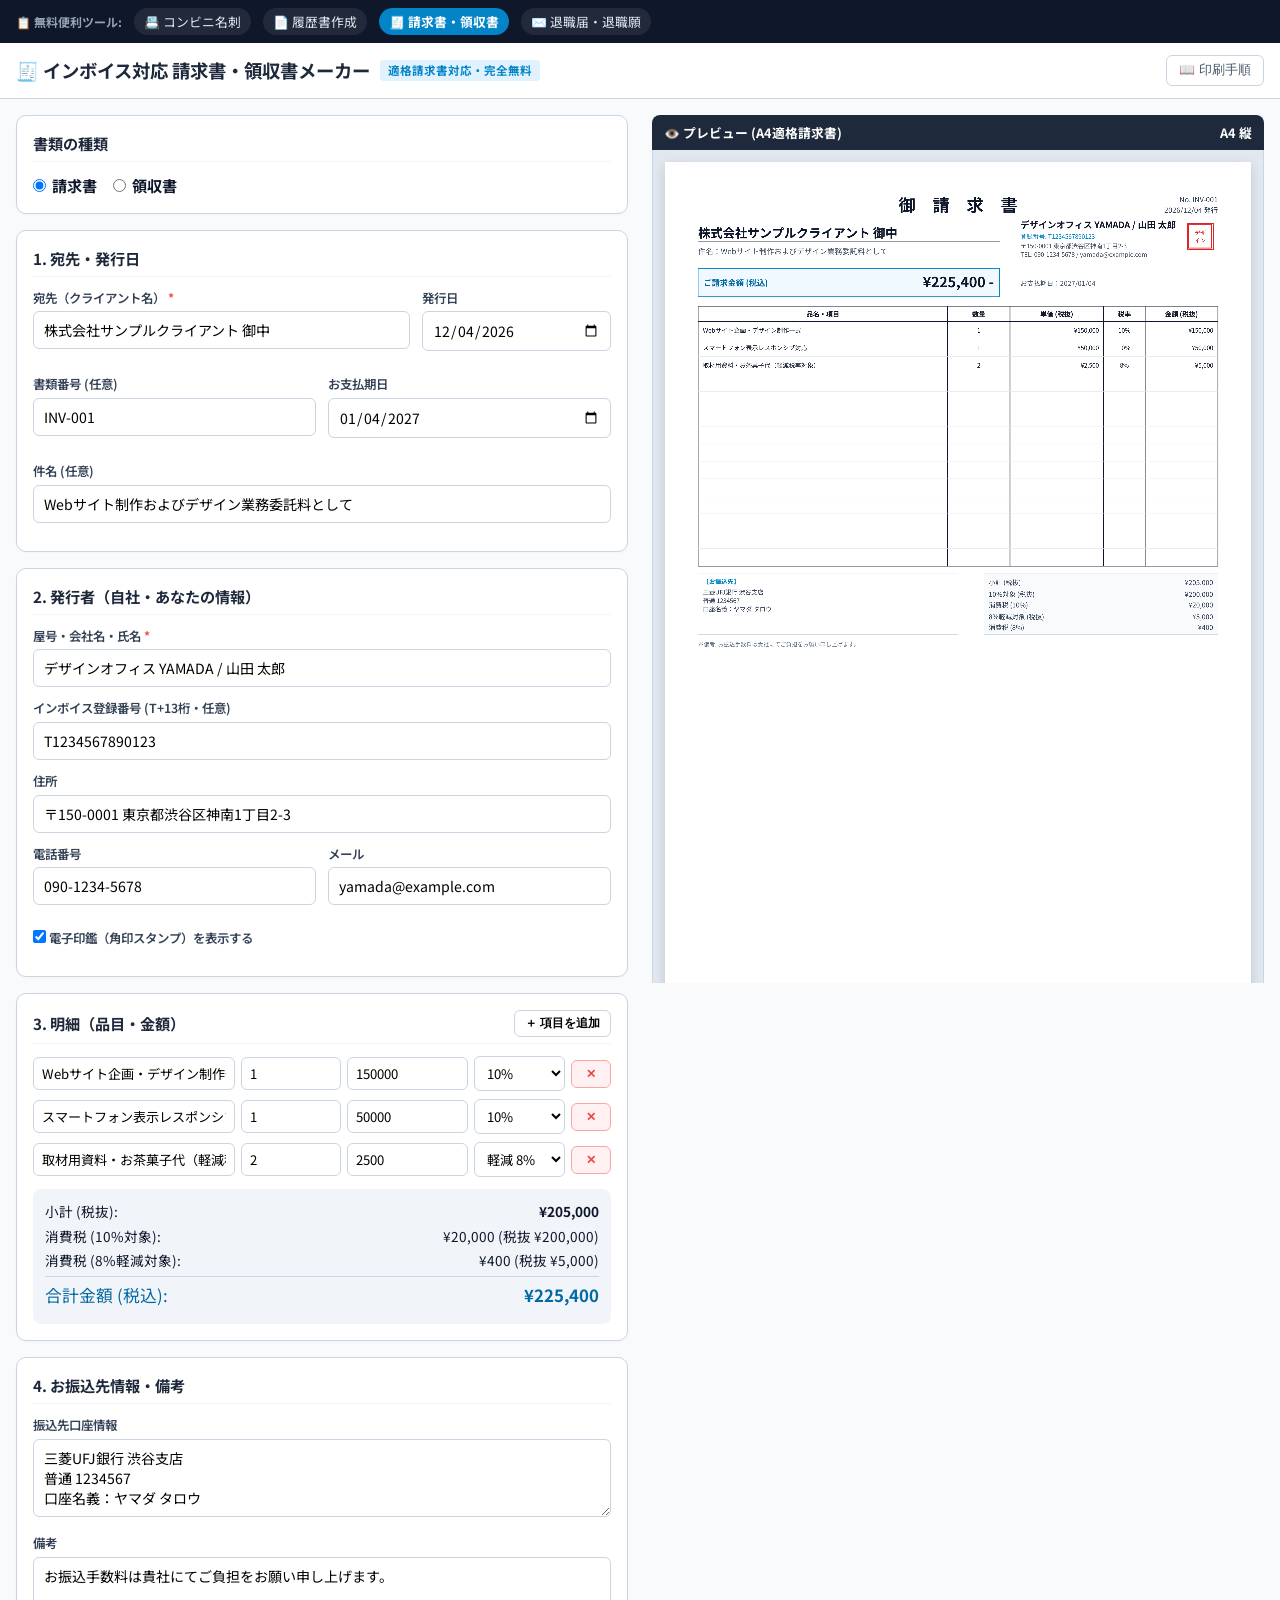
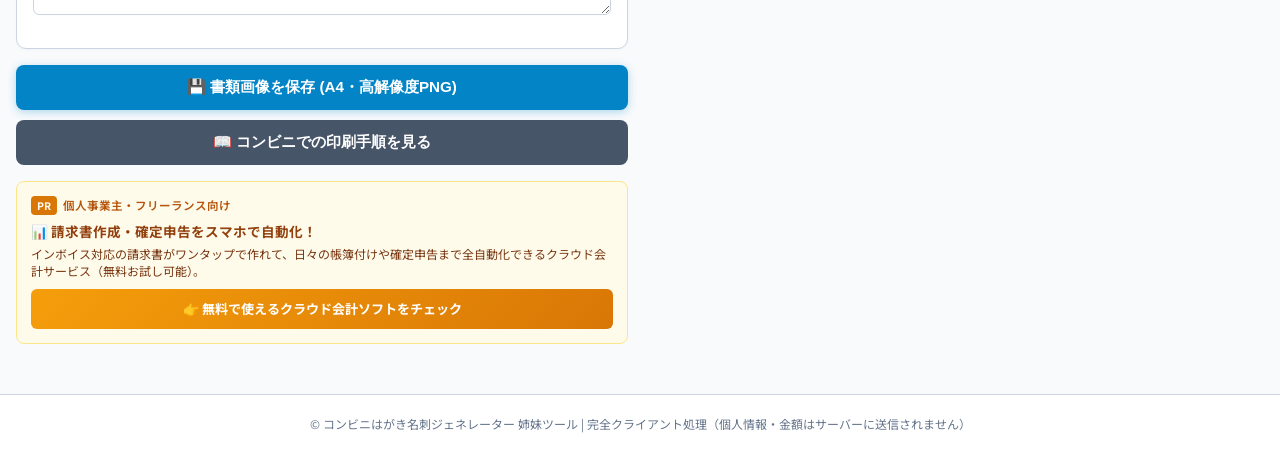
<file: web/invoice/index.html>
<!DOCTYPE html>
<html lang="ja">
<head>
  <!-- Google tag (gtag.js) - Google Analytics 4 -->
  <script async src="https://www.googletagmanager.com/gtag/js?id=G-R2P1RJMRG0"></script>
  <script>
    window.dataLayer = window.dataLayer || [];
    function gtag(){dataLayer.push(arguments);}
    gtag('js', new Date());
    gtag('config', 'G-R2P1RJMRG0');
  </script>

  <meta charset="UTF-8">
  <meta name="viewport" content="width=device-width, initial-scale=1.0, maximum-scale=1.0, user-scalable=no">
  <title>【完全無料】インボイス対応 請求書・領収書ジェネレーター | 登録不要・コンビニ印刷対応</title>
  <meta name="description" content="登録不要・完全無料で即発行！適格請求書（インボイス制度対応）の請求書・領収書がスマホやPCで簡単作成。消費税（10%/軽減8%）自動計算、社印スタンプ対応、コンビニ普通紙印刷（A4）に完全対応。">
  <meta name="keywords" content="請求書, 領収書, インボイス対応, 無料, スマホ, 作成, コンビニ印刷, 個人事業主, フリーランス, 適格請求書">

  <!-- OGP / SNS Card -->
  <meta property="og:title" content="【完全無料】インボイス対応 請求書・領収書ジェネレーター | 登録不要・即日印刷">
  <meta property="og:description" content="インボイス制度対応の請求書・領収書がスマホで今すぐ作れる！登録不要・完全無料。コンビニ印刷対応。">
  <meta property="og:type" content="website">
  <meta name="twitter:card" content="summary_large_image">

  <link rel="icon" type="image/png" sizes="32x32" href="../favicon-32x32.png">
  <link rel="icon" type="image/png" sizes="16x16" href="../favicon-16x16.png">
  <link rel="shortcut icon" href="../favicon.ico">

  <!-- Google Fonts -->
  <link rel="preconnect" href="https://fonts.googleapis.com">
  <link rel="preconnect" href="https://fonts.gstatic.com" crossorigin>
  <link href="https://fonts.googleapis.com/css2?family=Noto+Sans+JP:wght@400;500;700&family=Noto+Serif+JP:wght@500;700&display=swap" rel="stylesheet">

  <link rel="stylesheet" href="style.css">
</head>
<body>
  <!-- 姉妹ツールナビゲーションバー -->
  <nav class="sister-tools-nav">
    <div class="nav-inner">
      <span class="nav-label">📋 無料便利ツール:</span>
      <a href="../" class="tool-link">📇 コンビニ名刺</a>
      <a href="../resume/" class="tool-link">📄 履歴書作成</a>
      <a href="./" class="tool-link active">🧾 請求書・領収書</a>
      <a href="../taishoku/" class="tool-link">✉️ 退職届・退職願</a>
    </div>
  </nav>

  <header>
    <div class="header-inner">
      <div class="brand">
        <h1>🧾 インボイス対応 請求書・領収書メーカー</h1>
        <span class="badge">適格請求書対応・完全無料</span>
      </div>
      <div class="header-links">
        <button type="button" id="btn-guide-modal" class="header-link-btn">📖 印刷手順</button>
      </div>
    </div>
  </header>

  <main class="container">
    <!-- 左側: 入力フォーム -->
    <section class="panel-left">
      <!-- 書類種別 -->
      <div class="form-card">
        <h2>書類の種類</h2>
        <div class="type-selector">
          <label class="radio-label">
            <input type="radio" name="doc_type" value="invoice" checked>
            <strong>請求書</strong>
          </label>
          <label class="radio-label">
            <input type="radio" name="doc_type" value="receipt">
            <strong>領収書</strong>
          </label>
        </div>
      </div>

      <!-- 基本情報 -->
      <div class="form-card">
        <h2>1. 宛先・発行日</h2>
        <div class="form-row">
          <div class="form-group flex-2">
            <label for="input-client">宛先（クライアント名） <span class="req">*</span></label>
            <input type="text" id="input-client" placeholder="株式会社〇〇 御中" value="株式会社サンプルクライアント 御中">
          </div>
          <div class="form-group flex-1">
            <label for="input-date">発行日</label>
            <input type="date" id="input-date">
          </div>
        </div>

        <div class="form-row">
          <div class="form-group flex-1">
            <label for="input-doc-num">書類番号 (任意)</label>
            <input type="text" id="input-doc-num" placeholder="INV-2026-001" value="INV-001">
          </div>
          <div class="form-group flex-1" id="group-due-date">
            <label for="input-due-date">お支払期日</label>
            <input type="date" id="input-due-date">
          </div>
        </div>

        <div class="form-group">
          <label for="input-subject">件名 (任意)</label>
          <input type="text" id="input-subject" placeholder="〇〇業務委託料として" value="Webサイト制作およびデザイン業務委託料として">
        </div>
      </div>

      <!-- 発行者情報 -->
      <div class="form-card">
        <h2>2. 発行者（自社・あなたの情報）</h2>
        <div class="form-group">
          <label for="input-sender-name">屋号・会社名・氏名 <span class="req">*</span></label>
          <input type="text" id="input-sender-name" placeholder="山田 デザイン事務所 / 山田 太郎" value="デザインオフィス YAMADA / 山田 太郎">
        </div>
        <div class="form-group">
          <label for="input-sender-invoice-id">インボイス登録番号 (T+13桁・任意)</label>
          <input type="text" id="input-sender-invoice-id" placeholder="T1234567890123" value="T1234567890123">
        </div>
        <div class="form-group">
          <label for="input-sender-address">住所</label>
          <input type="text" id="input-sender-address" placeholder="〒150-0001 東京都渋谷区〇〇 1-2-3" value="〒150-0001 東京都渋谷区神南1丁目2-3">
        </div>
        <div class="form-row">
          <div class="form-group flex-1">
            <label for="input-sender-tel">電話番号</label>
            <input type="tel" id="input-sender-tel" placeholder="03-1234-5678" value="090-1234-5678">
          </div>
          <div class="form-group flex-1">
            <label for="input-sender-email">メール</label>
            <input type="email" id="input-sender-email" placeholder="info@example.com" value="yamada@example.com">
          </div>
        </div>
        <div class="form-group">
          <label><input type="checkbox" id="check-stamp" checked> 電子印鑑（角印スタンプ）を表示する</label>
        </div>
      </div>

      <!-- 明細項目 -->
      <div class="form-card">
        <div class="card-title-row">
          <h2>3. 明細（品目・金額）</h2>
          <button type="button" id="btn-add-item" class="btn-sm btn-outline">＋ 項目を追加</button>
        </div>
        <div id="items-list" class="dynamic-rows">
          <!-- JSで自動生成 -->
        </div>

        <div class="totals-summary-box">
          <div class="summary-line"><span>小計 (税抜):</span><strong id="label-subtotal">¥0</strong></div>
          <div class="summary-line"><span>消費税 (10%対象):</span><span id="label-tax10">¥0</span></div>
          <div class="summary-line"><span>消費税 (8%軽減対象):</span><span id="label-tax8">¥0</span></div>
          <div class="summary-line total-main"><span>合計金額 (税込):</span><strong id="label-total">¥0</strong></div>
        </div>
      </div>

      <!-- 振込先・備考 -->
      <div class="form-card" id="card-bank-info">
        <h2>4. お振込先情報・備考</h2>
        <div class="form-group">
          <label for="input-bank-info">振込先口座情報</label>
          <textarea id="input-bank-info" rows="3" placeholder="〇〇銀行 〇〇支店&#10;普通 1234567&#10;口座名義: ヤマダ タロウ">三菱UFJ銀行 渋谷支店
普通 1234567
口座名義：ヤマダ タロウ</textarea>
        </div>
        <div class="form-group">
          <label for="input-notes">備考</label>
          <textarea id="input-notes" rows="2" placeholder="お振込手数料は貴社にてご負担願います。">お振込手数料は貴社にてご負担をお願い申し上げます。</textarea>
        </div>
      </div>

      <!-- アクションボタン -->
      <div class="action-buttons">
        <button type="button" id="btn-download-invoice" class="btn btn-primary">
          💾 書類画像を保存 (A4・高解像度PNG)
        </button>
        <button type="button" id="btn-show-guide" class="btn btn-info">
          📖 コンビニでの印刷手順を見る
        </button>
      </div>

      <!-- PR: クラウド会計・確定申告アフィリエイト枠 -->
      <div class="affiliate-banner-box">
        <div class="affiliate-header">
          <span class="affiliate-badge">PR</span>
          <span class="affiliate-label">個人事業主・フリーランス向け</span>
        </div>
        <div class="affiliate-body">
          <p class="affiliate-title">📊 <strong>請求書作成・確定申告をスマホで自動化！</strong></p>
          <p class="affiliate-desc">インボイス対応の請求書がワンタップで作れて、日々の帳簿付けや確定申告まで全自動化できるクラウド会計サービス（無料お試し可能）。</p>
          <a href="https://px.a8.net/svt/ejp?a8mat=4BGAV0+28YZ1U+2DS2+BX3J6" class="affiliate-link-btn" target="_blank" rel="nofollow sponsored">
            👉 無料で使えるクラウド会計ソフトをチェック
          </a>
        </div>
      </div>
    </section>

    <!-- 右側: リアルタイムプレビュー -->
    <section class="panel-right">
      <div class="preview-header">
        <span class="preview-title" id="preview-doc-title">👁️ プレビュー (A4適格請求書)</span>
        <span class="preview-page-info">A4 縦</span>
      </div>
      <div class="preview-container">
        <canvas id="invoice-canvas"></canvas>
      </div>
    </section>
  </main>

  <!-- 印刷ガイドモーダル -->
  <div id="guide-modal" class="modal hidden">
    <div class="modal-content">
      <div class="modal-header">
        <h2>🖨️ コンビニで請求書・領収書を印刷する手順</h2>
        <button id="modal-close" class="modal-close-btn">&times;</button>
      </div>
      <div class="modal-body">
        <ol class="guide-steps">
          <li><strong>画像を保存</strong>: 「💾 書類画像を保存」を押して高解像度PNGを端末に保存します。</li>
          <li><strong>コンビニアプリに登録</strong>: セブン-イレブン（マルチコピーアプリ）やファミリーマート・ローソン（ネットワークプリント）で登録。</li>
          <li><strong>店舗で印刷</strong>: マルチコピー機で「普通紙プリント」➔「A4サイズ（白黒またはカラー）」で印刷します（1枚20円程度）。</li>
          <li><strong>完成</strong>: 押印欄に実物の認印や角印を捺印して渡すことも可能です！</li>
        </ol>
      </div>
      <div class="modal-footer">
        <button id="modal-close-btn2" class="btn btn-primary">閉じる</button>
      </div>
    </div>
  </div>

  <footer>
    <div class="footer-inner">
      <p>© コンビニはがき名刺ジェネレーター 姉妹ツール | 完全クライアント処理（個人情報・金額はサーバーに送信されません）</p>
    </div>
  </footer>

  <script src="app.js"></script>
</body>
</html>
</file>
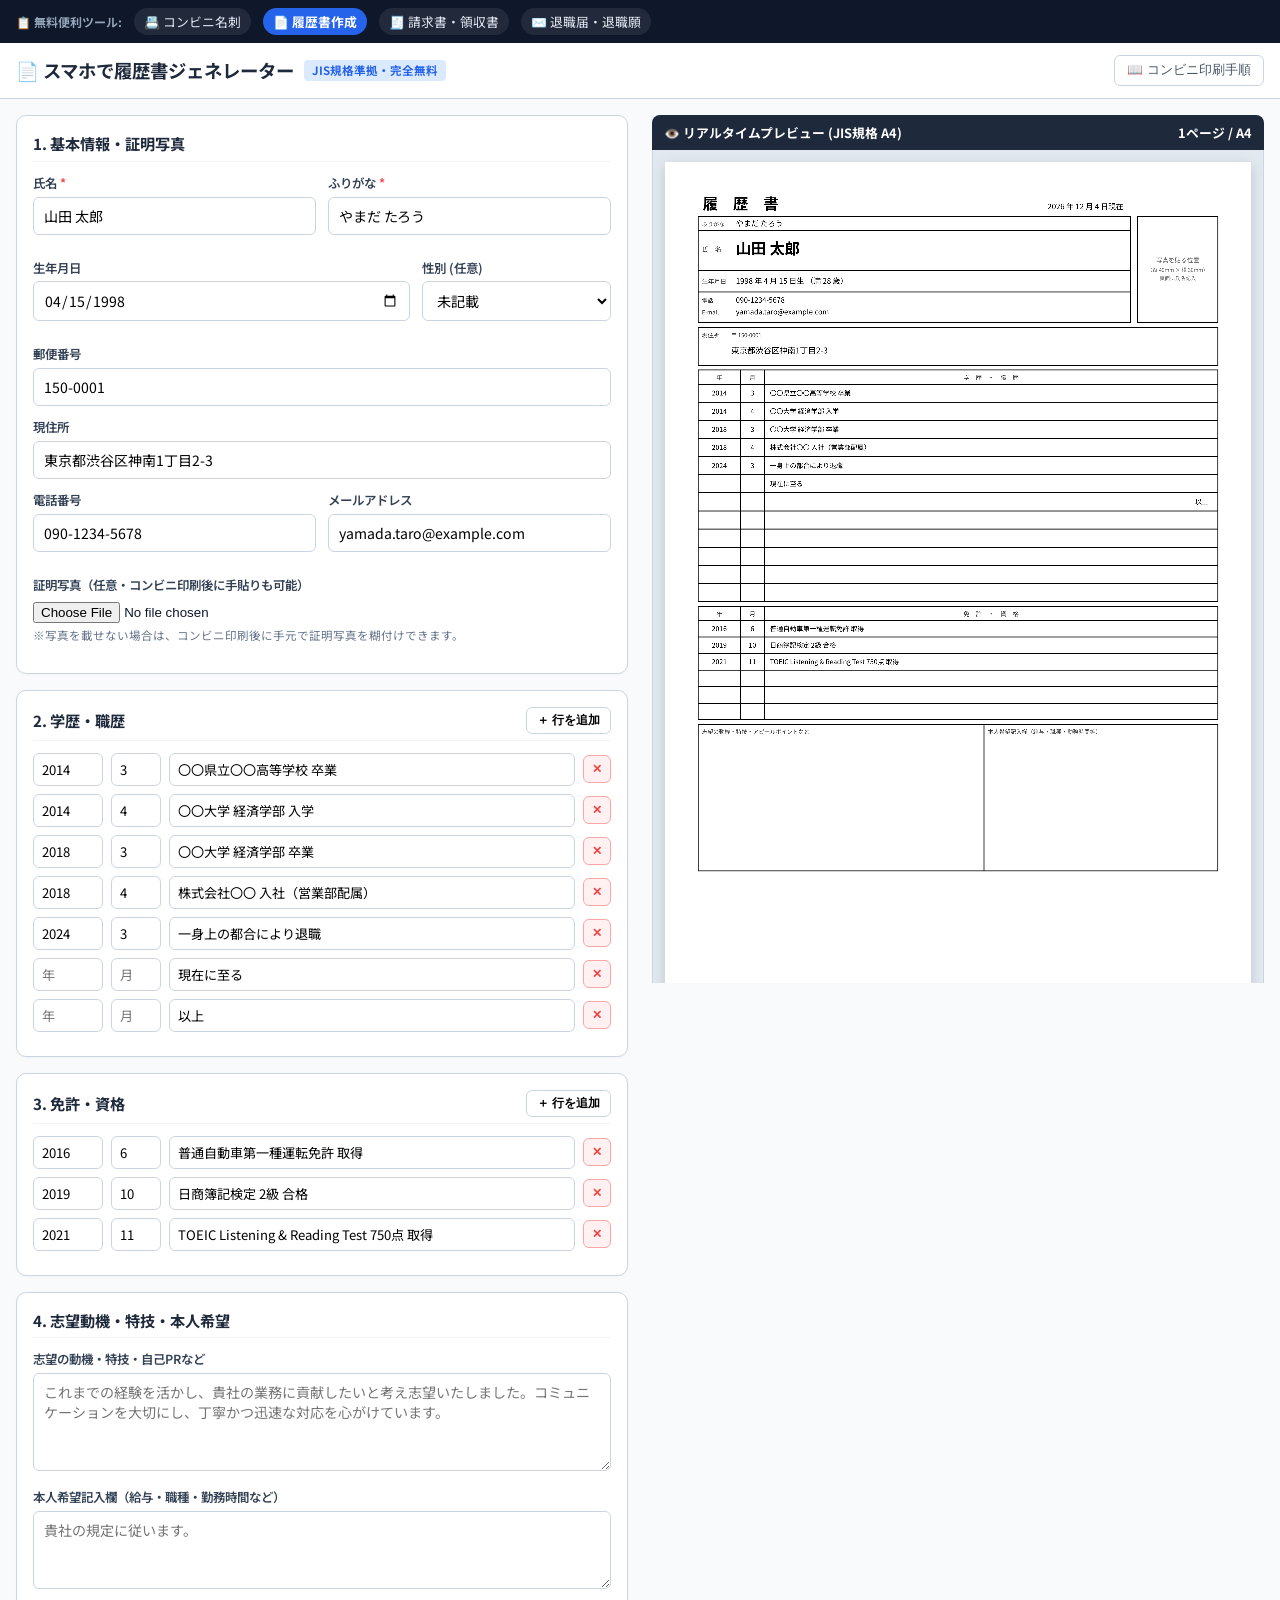
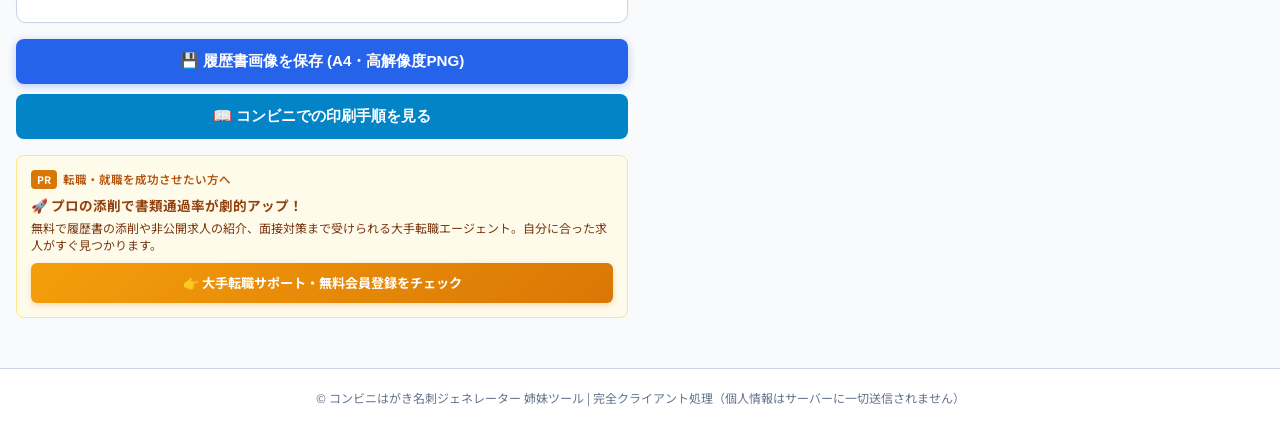
<file: web/resume/index.html>
<!DOCTYPE html>
<html lang="ja">
<head>
  <!-- Google tag (gtag.js) - Google Analytics 4 -->
  <script async src="https://www.googletagmanager.com/gtag/js?id=G-R2P1RJMRG0"></script>
  <script>
    window.dataLayer = window.dataLayer || [];
    function gtag(){dataLayer.push(arguments);}
    gtag('js', new Date());
    gtag('config', 'G-R2P1RJMRG0');
  </script>

  <meta charset="UTF-8">
  <meta name="viewport" content="width=device-width, initial-scale=1.0, maximum-scale=1.0, user-scalable=no">
  <title>【完全無料】スマホで履歴書作成ジェネレーター | 登録不要・コンビニ印刷対応 (JIS規格)</title>
  <meta name="description" content="スマホやPCで入力して即ダウンロード！JIS規格準拠の履歴書が登録不要・完全無料で作れるWebツール。セブン-イレブン等のコンビニ印刷（A4/A3）に完全対応。個人情報は外部に一切送信されません。">
  <meta name="keywords" content="履歴書, 作成, スマホ, 無料, コンビニ印刷, JIS規格, 職務経歴書, セブンイレブン, 即日, アルバイト, 転職">

  <!-- OGP / SNS Card -->
  <meta property="og:title" content="【完全無料】スマホで履歴書作成ジェネレーター | 登録不要・コンビニ印刷対応">
  <meta property="og:description" content="JIS規格の履歴書がスマホで簡単に作れる！セブン等のコンビニ印刷対応（A4/A3）。登録不要・完全無料。">
  <meta property="og:type" content="website">
  <meta name="twitter:card" content="summary_large_image">

  <link rel="icon" type="image/png" sizes="32x32" href="../favicon-32x32.png">
  <link rel="icon" type="image/png" sizes="16x16" href="../favicon-16x16.png">
  <link rel="shortcut icon" href="../favicon.ico">

  <!-- Google Fonts -->
  <link rel="preconnect" href="https://fonts.googleapis.com">
  <link rel="preconnect" href="https://fonts.gstatic.com" crossorigin>
  <link href="https://fonts.googleapis.com/css2?family=Noto+Sans+JP:wght@400;500;700&family=Noto+Serif+JP:wght@500;700&display=swap" rel="stylesheet">

  <link rel="stylesheet" href="style.css">
</head>
<body>
  <!-- 姉妹ツールナビゲーションバー -->
  <nav class="sister-tools-nav">
    <div class="nav-inner">
      <span class="nav-label">📋 無料便利ツール:</span>
      <a href="../" class="tool-link">📇 コンビニ名刺</a>
      <a href="./" class="tool-link active">📄 履歴書作成</a>
      <a href="../invoice/" class="tool-link">🧾 請求書・領収書</a>
      <a href="../taishoku/" class="tool-link">✉️ 退職届・退職願</a>
    </div>
  </nav>

  <header>
    <div class="header-inner">
      <div class="brand">
        <h1>📄 スマホで履歴書ジェネレーター</h1>
        <span class="badge">JIS規格準拠・完全無料</span>
      </div>
      <div class="header-links">
        <button type="button" id="btn-guide-modal" class="header-link-btn">📖 コンビニ印刷手順</button>
      </div>
    </div>
  </header>

  <main class="container">
    <!-- 左側: 入力フォーム -->
    <section class="panel-left">
      <div class="form-card">
        <h2>1. 基本情報・証明写真</h2>
        
        <div class="form-row">
          <div class="form-group flex-2">
            <label for="input-name">氏名 <span class="req">*</span></label>
            <input type="text" id="input-name" placeholder="山田 太郎" value="山田 太郎">
          </div>
          <div class="form-group flex-2">
            <label for="input-kana">ふりがな <span class="req">*</span></label>
            <input type="text" id="input-kana" placeholder="やまだ たろう" value="やまだ たろう">
          </div>
        </div>

        <div class="form-row">
          <div class="form-group flex-2">
            <label for="input-birth">生年月日</label>
            <input type="date" id="input-birth" value="1998-04-15">
          </div>
          <div class="form-group flex-1">
            <label>性別 (任意)</label>
            <select id="select-gender">
              <option value="">未記載</option>
              <option value="男">男</option>
              <option value="女">女</option>
            </select>
          </div>
        </div>

        <div class="form-group">
          <label for="input-zip">郵便番号</label>
          <input type="text" id="input-zip" placeholder="150-0001" value="150-0001">
        </div>

        <div class="form-group">
          <label for="input-address">現住所</label>
          <input type="text" id="input-address" placeholder="東京都渋谷区〇〇 1-2-3 メゾン山田101" value="東京都渋谷区神南1丁目2-3">
        </div>

        <div class="form-row">
          <div class="form-group flex-1">
            <label for="input-tel">電話番号</label>
            <input type="tel" id="input-tel" placeholder="090-1234-5678" value="090-1234-5678">
          </div>
          <div class="form-group flex-1">
            <label for="input-email">メールアドレス</label>
            <input type="email" id="input-email" placeholder="example@gmail.com" value="yamada.taro@example.com">
          </div>
        </div>

        <div class="form-group">
          <label>証明写真（任意・コンビニ印刷後に手貼りも可能）</label>
          <input type="file" id="input-photo" accept="image/*">
          <small class="tip">※写真を載せない場合は、コンビニ印刷後に手元で証明写真を糊付けできます。</small>
        </div>
      </div>

      <!-- 学歴・職歴 -->
      <div class="form-card">
        <div class="card-title-row">
          <h2>2. 学歴・職歴</h2>
          <button type="button" id="btn-add-career" class="btn-sm btn-outline">＋ 行を追加</button>
        </div>
        <div id="career-list" class="dynamic-rows">
          <!-- JSで自動生成 -->
        </div>
      </div>

      <!-- 免許・資格 -->
      <div class="form-card">
        <div class="card-title-row">
          <h2>3. 免許・資格</h2>
          <button type="button" id="btn-add-license" class="btn-sm btn-outline">＋ 行を追加</button>
        </div>
        <div id="license-list" class="dynamic-rows">
          <!-- JSで自動生成 -->
        </div>
      </div>

      <!-- 志望動機・自己PR・本人希望 -->
      <div class="form-card">
        <h2>4. 志望動機・特技・本人希望</h2>
        <div class="form-group">
          <label for="input-pr">志望の動機・特技・自己PRなど</label>
          <textarea id="input-pr" rows="4" placeholder="これまでの経験を活かし、貴社の業務に貢献したいと考え志望いたしました。コミュニケーションを大切にし、丁寧かつ迅速な対応を心がけています。"></textarea>
        </div>
        <div class="form-group">
          <label for="input-hope">本人希望記入欄（給与・職種・勤務時間など）</label>
          <textarea id="input-hope" rows="3" placeholder="貴社の規定に従います。"></textarea>
        </div>
      </div>

      <!-- アクションボタン -->
      <div class="action-buttons">
        <button type="button" id="btn-download-pdf" class="btn btn-primary">
          💾 履歴書画像を保存 (A4・高解像度PNG)
        </button>
        <button type="button" id="btn-show-guide" class="btn btn-info">
          📖 コンビニでの印刷手順を見る
        </button>
      </div>

      <!-- PR: 転職エージェント高単価アフィリエイト枠 -->
      <div class="affiliate-banner-box">
        <div class="affiliate-header">
          <span class="affiliate-badge">PR</span>
          <span class="affiliate-label">転職・就職を成功させたい方へ</span>
        </div>
        <div class="affiliate-body">
          <p class="affiliate-title">🚀 <strong>プロの添削で書類通過率が劇的アップ！</strong></p>
          <p class="affiliate-desc">無料で履歴書の添削や非公開求人の紹介、面接対策まで受けられる大手転職エージェント。自分に合った求人がすぐ見つかります。</p>
          <a href="https://px.a8.net/svt/ejp?a8mat=4BGAV0+28YZ1U+2DS2+BX3J6" class="affiliate-link-btn" target="_blank" rel="nofollow sponsored">
            👉 大手転職サポート・無料会員登録をチェック
          </a>
        </div>
      </div>
    </section>

    <!-- 右側: リアルタイムプレビュー -->
    <section class="panel-right">
      <div class="preview-header">
        <span class="preview-title">👁️ リアルタイムプレビュー (JIS規格 A4)</span>
        <span class="preview-page-info">1ページ / A4</span>
      </div>
      <div class="preview-container">
        <canvas id="resume-canvas"></canvas>
      </div>
    </section>
  </main>

  <!-- 印刷ガイドモーダル -->
  <div id="guide-modal" class="modal hidden">
    <div class="modal-content">
      <div class="modal-header">
        <h2>🖨️ コンビニで履歴書を印刷する手順</h2>
        <button id="modal-close" class="modal-close-btn">&times;</button>
      </div>
      <div class="modal-body">
        <ol class="guide-steps">
          <li><strong>画像を保存</strong>: 「💾 履歴書画像を保存」を押して高解像度PNGを端末に保存します。</li>
          <li><strong>コンビニアプリに登録</strong>: セブン-イレブン（マルチコピーアプリ）やファミリーマート・ローソン（ネットワークプリント）で画像を登録します。</li>
          <li><strong>店舗で印刷</strong>: マルチコピー機で「普通紙プリント」➔「A4サイズ（白黒またはカラー）」を選択して印刷します（1枚20円程度）。</li>
          <li><strong>完成</strong>: クリアファイル等に入れて提出しましょう！</li>
        </ol>
      </div>
      <div class="modal-footer">
        <button id="modal-close-btn2" class="btn btn-primary">閉じる</button>
      </div>
    </div>
  </div>

  <footer>
    <div class="footer-inner">
      <p>© コンビニはがき名刺ジェネレーター 姉妹ツール | 完全クライアント処理（個人情報はサーバーに一切送信されません）</p>
    </div>
  </footer>

  <script src="app.js"></script>
</body>
</html>
</file>
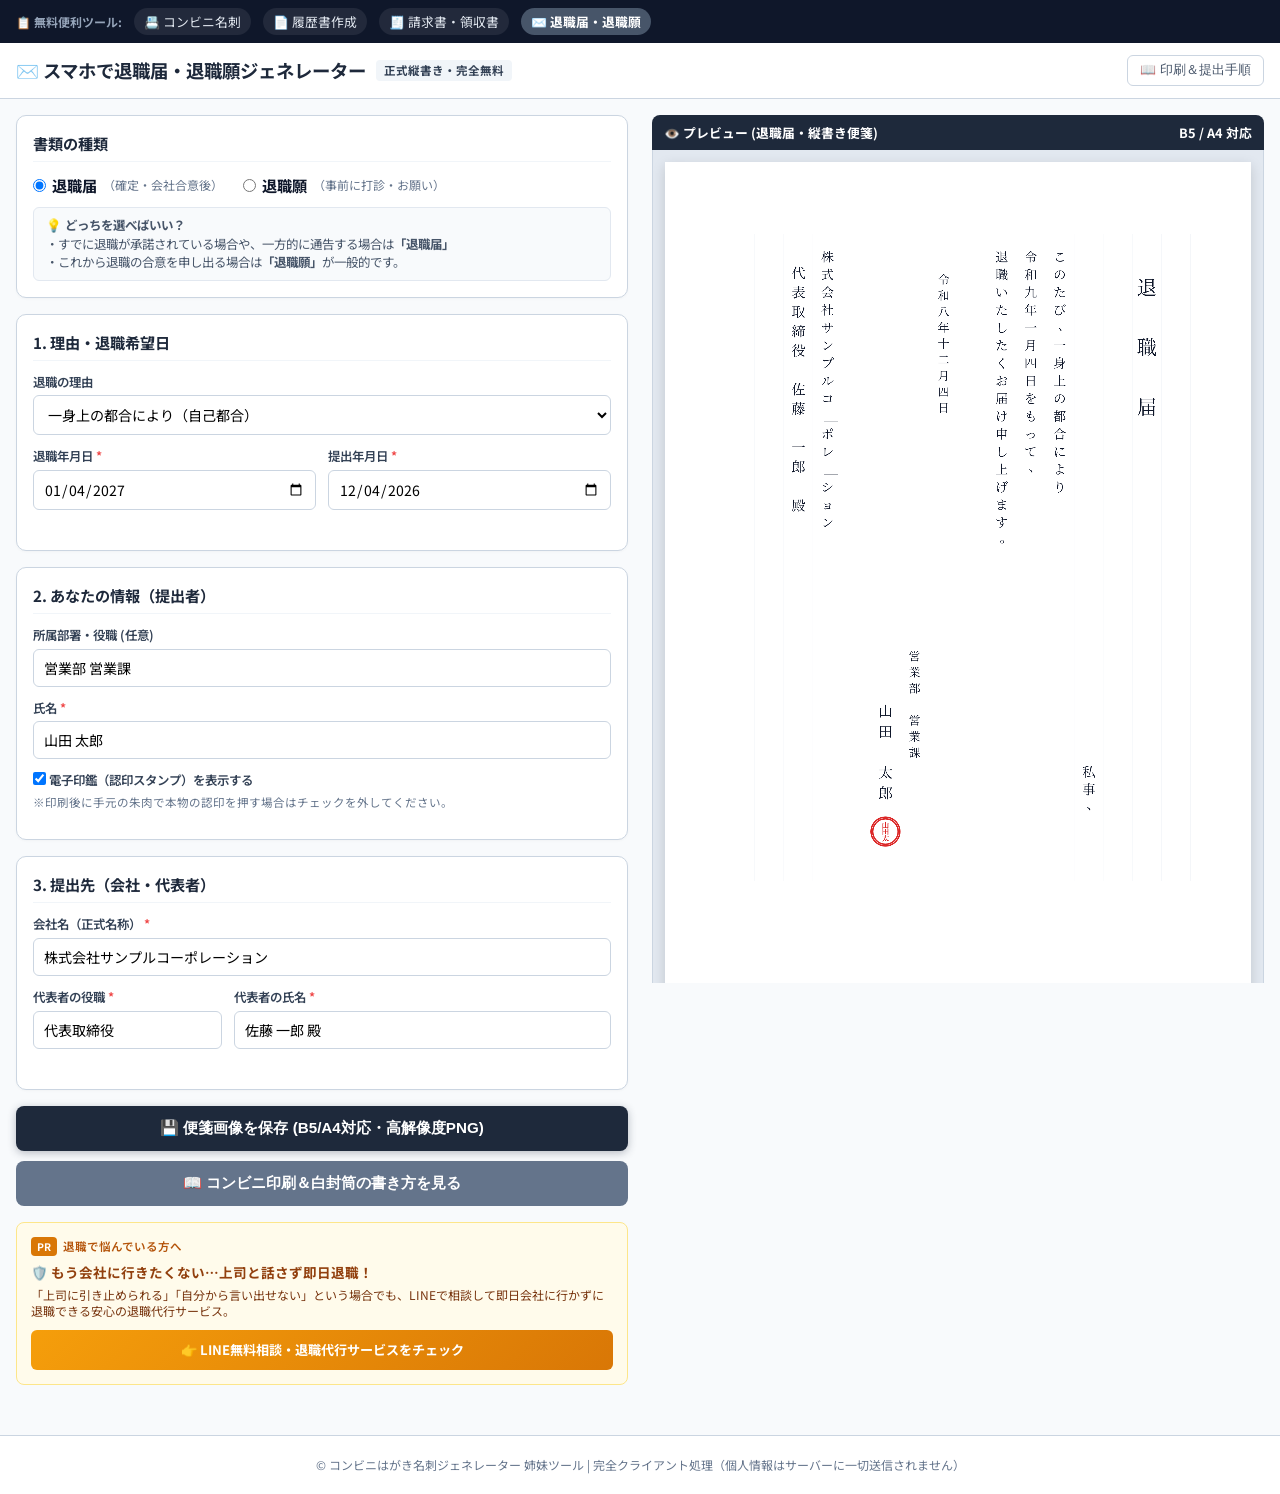
<file: web/taishoku/index.html>
<!DOCTYPE html>
<html lang="ja">
<head>
  <!-- Google tag (gtag.js) - Google Analytics 4 -->
  <script async src="https://www.googletagmanager.com/gtag/js?id=G-R2P1RJMRG0"></script>
  <script>
    window.dataLayer = window.dataLayer || [];
    function gtag(){dataLayer.push(arguments);}
    gtag('js', new Date());
    gtag('config', 'G-R2P1RJMRG0');
  </script>

  <meta charset="UTF-8">
  <meta name="viewport" content="width=device-width, initial-scale=1.0, maximum-scale=1.0, user-scalable=no">
  <title>【完全無料】スマホで退職届・退職願ジェネレーター | 縦書き正式便箋・コンビニ印刷対応</title>
  <meta name="description" content="スマホで簡単作成・即日印刷！縦書きの正式な退職届・退職願が登録不要・完全無料で作れるWebツール。B5・A4便箋フォーマット、コンビニ印刷（白黒20円）に完全対応。個人情報は外部に一切送信されません。">
  <meta name="keywords" content="退職届, 退職願, 作成, スマホ, 無料, 縦書き, 便箋, コンビニ印刷, 即日, 文面, テンプレート">

  <!-- OGP / SNS Card -->
  <meta property="og:title" content="【完全無料】スマホで退職届・退職願ジェネレーター | 縦書き便箋・コンビニ印刷対応">
  <meta property="og:description" content="正式な縦書き退職届・退職願がスマホで今すぐ作れる！登録不要・完全無料。コンビニ印刷対応。">
  <meta property="og:type" content="website">
  <meta name="twitter:card" content="summary_large_image">

  <link rel="icon" type="image/png" sizes="32x32" href="../favicon-32x32.png">
  <link rel="icon" type="image/png" sizes="16x16" href="../favicon-16x16.png">
  <link rel="shortcut icon" href="../favicon.ico">

  <!-- Google Fonts (Noto Serif JP 縦書き用) -->
  <link rel="preconnect" href="https://fonts.googleapis.com">
  <link rel="preconnect" href="https://fonts.gstatic.com" crossorigin>
  <link href="https://fonts.googleapis.com/css2?family=Noto+Sans+JP:wght@400;500;700&family=Noto+Serif+JP:wght@400;600;700;900&display=swap" rel="stylesheet">

  <link rel="stylesheet" href="style.css">
</head>
<body>
  <!-- 姉妹ツールナビゲーションバー -->
  <nav class="sister-tools-nav">
    <div class="nav-inner">
      <span class="nav-label">📋 無料便利ツール:</span>
      <a href="../" class="tool-link">📇 コンビニ名刺</a>
      <a href="../resume/" class="tool-link">📄 履歴書作成</a>
      <a href="../invoice/" class="tool-link">🧾 請求書・領収書</a>
      <a href="./" class="tool-link active">✉️ 退職届・退職願</a>
    </div>
  </nav>

  <header>
    <div class="header-inner">
      <div class="brand">
        <h1>✉️ スマホで退職届・退職願ジェネレーター</h1>
        <span class="badge">正式縦書き・完全無料</span>
      </div>
      <div class="header-links">
        <button type="button" id="btn-guide-modal" class="header-link-btn">📖 印刷＆提出手順</button>
      </div>
    </div>
  </header>

  <main class="container">
    <!-- 左側: 入力フォーム -->
    <section class="panel-left">
      <!-- 種類選択 -->
      <div class="form-card">
        <h2>書類の種類</h2>
        <div class="type-selector">
          <label class="radio-label">
            <input type="radio" name="doc_type" value="todoke" checked>
            <strong>退職届</strong> <small>（確定・会社合意後）</small>
          </label>
          <label class="radio-label">
            <input type="radio" name="doc_type" value="negai">
            <strong>退職願</strong> <small>（事前に打診・お願い）</small>
          </label>
        </div>
        <p class="tip-box">
          💡 <strong>どっちを選べばいい？</strong><br>
          ・すでに退職が承諾されている場合や、一方的に通告する場合は<strong>「退職届」</strong><br>
          ・これから退職の合意を申し出る場合は<strong>「退職願」</strong>が一般的です。
        </p>
      </div>

      <!-- 基本情報 -->
      <div class="form-card">
        <h2>1. 理由・退職希望日</h2>
        <div class="form-group">
          <label for="select-reason">退職の理由</label>
          <select id="select-reason">
            <option value="一身上の都合により">一身上の都合により（自己都合）</option>
            <option value="会社都合により">会社都合により（倒産・整理解雇等）</option>
            <option value="契約期間満了により">契約期間満了により</option>
          </select>
        </div>

        <div class="form-row">
          <div class="form-group flex-1">
            <label for="input-retire-date">退職年月日 <span class="req">*</span></label>
            <input type="date" id="input-retire-date">
          </div>
          <div class="form-group flex-1">
            <label for="input-submit-date">提出年月日 <span class="req">*</span></label>
            <input type="date" id="input-submit-date">
          </div>
        </div>
      </div>

      <!-- 提出者情報 -->
      <div class="form-card">
        <h2>2. あなたの情報（提出者）</h2>
        <div class="form-group">
          <label for="input-dept">所属部署・役職 (任意)</label>
          <input type="text" id="input-dept" placeholder="営業部 第一営業課" value="営業部 営業課">
        </div>
        <div class="form-group">
          <label for="input-my-name">氏名 <span class="req">*</span></label>
          <input type="text" id="input-my-name" placeholder="山田 太郎" value="山田 太郎">
        </div>
        <div class="form-group">
          <label><input type="checkbox" id="check-stamp" checked> 電子印鑑（認印スタンプ）を表示する</label>
          <small class="tip">※印刷後に手元の朱肉で本物の認印を押す場合はチェックを外してください。</small>
        </div>
      </div>

      <!-- 宛先企業情報 -->
      <div class="form-card">
        <h2>3. 提出先（会社・代表者）</h2>
        <div class="form-group">
          <label for="input-company-name">会社名（正式名称） <span class="req">*</span></label>
          <input type="text" id="input-company-name" placeholder="株式会社〇〇" value="株式会社サンプルコーポレーション">
        </div>
        <div class="form-row">
          <div class="form-group flex-1">
            <label for="input-boss-title">代表者の役職 <span class="req">*</span></label>
            <input type="text" id="input-boss-title" placeholder="代表取締役" value="代表取締役">
          </div>
          <div class="form-group flex-2">
            <label for="input-boss-name">代表者の氏名 <span class="req">*</span></label>
            <input type="text" id="input-boss-name" placeholder="佐藤 一郎 殿" value="佐藤 一郎 殿">
          </div>
        </div>
      </div>

      <!-- アクションボタン -->
      <div class="action-buttons">
        <button type="button" id="btn-download" class="btn btn-primary">
          💾 便箋画像を保存 (B5/A4対応・高解像度PNG)
        </button>
        <button type="button" id="btn-show-guide" class="btn btn-info">
          📖 コンビニ印刷＆白封筒の書き方を見る
        </button>
      </div>

      <!-- PR: 退職代行高単価アフィリエイト枠 -->
      <div class="affiliate-banner-box">
        <div class="affiliate-header">
          <span class="affiliate-badge">PR</span>
          <span class="affiliate-label">退職で悩んでいる方へ</span>
        </div>
        <div class="affiliate-body">
          <p class="affiliate-title">🛡️ <strong>もう会社に行きたくない…上司と話さず即日退職！</strong></p>
          <p class="affiliate-desc">「上司に引き止められる」「自分から言い出せない」という場合でも、LINEで相談して即日会社に行かずに退職できる安心の退職代行サービス。</p>
          <a href="https://px.a8.net/svt/ejp?a8mat=4BGAV0+28YZ1U+2DS2+BX3J6" class="affiliate-link-btn" target="_blank" rel="nofollow sponsored">
            👉 LINE無料相談・退職代行サービスをチェック
          </a>
        </div>
      </div>
    </section>

    <!-- 右側: リアルタイムプレビュー -->
    <section class="panel-right">
      <div class="preview-header">
        <span class="preview-title" id="preview-doc-title">👁️ プレビュー (正式便箋 縦書き)</span>
        <span class="preview-page-info">B5 / A4 対応</span>
      </div>
      <div class="preview-container">
        <canvas id="taishoku-canvas"></canvas>
      </div>
    </section>
  </main>

  <!-- 印刷＆提出ガイドモーダル -->
  <div id="guide-modal" class="modal hidden">
    <div class="modal-content">
      <div class="modal-header">
        <h2>✉️ 印刷・白封筒の書き方・提出ガイド</h2>
        <button id="modal-close" class="modal-close-btn">&times;</button>
      </div>
      <div class="modal-body">
        <ol class="guide-steps">
          <li><strong>コンビニで印刷</strong>: 「普通紙プリント」➔「白黒（20円）」でA4またはB5用紙に印刷します。</li>
          <li><strong>捺印</strong>: 電子印鑑をOFFにした場合は、氏名の下に朱肉で認印を押します。</li>
          <li><strong>白封筒を用意</strong>: 郵便番号枠のない「白い無地の封筒（長形4号または3号）」を用意します。</li>
          <li><strong>封筒の表面</strong>: 中央に縦書きで「退職届」（または「退職願」）と黒ボールペンで記入。</li>
          <li><strong>封筒の裏面</strong>: 左下に縦書きで「所属部署」と「氏名」を記入。</li>
          <li><strong>折り方</strong>: 文面が内側になるように下から1/3、上から1/3の「三つ折り」にして封入します。</li>
        </ol>
      </div>
      <div class="modal-footer">
        <button id="modal-close-btn2" class="btn btn-primary">閉じる</button>
      </div>
    </div>
  </div>

  <footer>
    <div class="footer-inner">
      <p>© コンビニはがき名刺ジェネレーター 姉妹ツール | 完全クライアント処理（個人情報はサーバーに一切送信されません）</p>
    </div>
  </footer>

  <script src="app.js"></script>
</body>
</html>
</file>
<file: web/invoice/style.css>
:root {
  --primary: #0284c7;
  --primary-hover: #0369a1;
  --bg-color: #f8fafc;
  --card-bg: #ffffff;
  --text-main: #0f172a;
  --text-muted: #64748b;
  --border: #cbd5e1;
}

* { box-sizing: border-box; margin: 0; padding: 0; }
body {
  font-family: 'Noto Sans JP', sans-serif;
  background-color: var(--bg-color);
  color: var(--text-main);
  line-height: 1.5;
  -webkit-text-size-adjust: 100%;
}

/* 姉妹ツールナビゲーション */
.sister-tools-nav {
  background: #0f172a;
  padding: 8px 16px;
  overflow-x: auto;
  white-space: nowrap;
}
.nav-inner {
  max-width: 1400px;
  margin: 0 auto;
  display: flex;
  align-items: center;
  gap: 12px;
}
.nav-label { color: #94a3b8; font-size: 0.75rem; font-weight: 700; }
.tool-link {
  color: #e2e8f0;
  text-decoration: none;
  font-size: 0.8rem;
  padding: 4px 10px;
  border-radius: 9999px;
  background: rgba(255, 255, 255, 0.08);
  transition: all 0.2s;
}
.tool-link:hover { background: rgba(255, 255, 255, 0.2); color: #ffffff; }
.tool-link.active { background: var(--primary); color: #ffffff; font-weight: 700; }

header {
  background: #ffffff;
  border-bottom: 1px solid var(--border);
  padding: 12px 16px;
}
.header-inner {
  max-width: 1400px;
  margin: 0 auto;
  display: flex;
  justify-content: space-between;
  align-items: center;
  flex-wrap: wrap;
  gap: 10px;
}
.brand { display: flex; align-items: center; gap: 10px; }
.brand h1 { font-size: 1.15rem; font-weight: 700; color: #1e293b; }
.badge {
  background: #e0f2fe;
  color: var(--primary);
  font-size: 0.72rem;
  font-weight: 700;
  padding: 2px 8px;
  border-radius: 4px;
}
.header-link-btn {
  background: none;
  border: 1px solid var(--border);
  border-radius: 6px;
  padding: 6px 12px;
  font-size: 0.8rem;
  color: #475569;
  cursor: pointer;
}

.container {
  max-width: 1400px;
  margin: 16px auto;
  padding: 0 16px;
  display: grid;
  grid-template-columns: 1fr 1fr;
  gap: 24px;
}

@media (max-width: 960px) {
  .container { display: flex; flex-direction: column; }
  .panel-right { order: 1; position: sticky; top: 0; z-index: 100; background: var(--bg-color); padding-bottom: 8px; }
  .panel-left { order: 2; }
}

.form-card {
  background: #ffffff;
  border: 1px solid var(--border);
  border-radius: 10px;
  padding: 16px;
  margin-bottom: 16px;
  box-shadow: 0 1px 3px rgba(0,0,0,0.03);
}
.form-card h2 {
  font-size: 0.95rem;
  color: #1e293b;
  margin-bottom: 12px;
  padding-bottom: 6px;
  border-bottom: 1px solid #f1f5f9;
}

.type-selector {
  display: flex;
  gap: 16px;
}
.radio-label {
  display: flex;
  align-items: center;
  gap: 6px;
  font-size: 0.95rem;
  cursor: pointer;
}

.card-title-row {
  display: flex;
  justify-content: space-between;
  align-items: center;
  margin-bottom: 12px;
  border-bottom: 1px solid #f1f5f9;
  padding-bottom: 6px;
}
.card-title-row h2 { margin: 0; border: none; padding: 0; }

.form-row { display: flex; gap: 12px; margin-bottom: 12px; }
.flex-1 { flex: 1; min-width: 0; }
.flex-2 { flex: 2; min-width: 0; }

.form-group { margin-bottom: 12px; }
.form-group label {
  display: block;
  font-size: 0.78rem;
  font-weight: 600;
  color: #334155;
  margin-bottom: 4px;
}
.req { color: #ef4444; }

input[type="text"], input[type="email"], input[type="tel"], input[type="date"], input[type="number"], select, textarea {
  width: 100%;
  padding: 8px 10px;
  border: 1px solid var(--border);
  border-radius: 6px;
  font-size: 0.88rem;
  outline: none;
  background: #ffffff;
  font-family: inherit;
}
input:focus, select:focus, textarea:focus {
  border-color: var(--primary);
  box-shadow: 0 0 0 2px rgba(2, 132, 199, 0.15);
}

/* 明細行 */
.item-row {
  display: grid;
  grid-template-columns: 2fr 1fr 1.2fr 0.9fr 40px;
  gap: 6px;
  margin-bottom: 8px;
  align-items: center;
}
.item-row input, .item-row select {
  padding: 6px 8px;
  font-size: 0.82rem;
}

.btn-sm {
  padding: 4px 10px;
  font-size: 0.75rem;
  font-weight: 600;
  border-radius: 6px;
  cursor: pointer;
  border: 1px solid var(--border);
  background: #ffffff;
}
.btn-del {
  color: #ef4444;
  border-color: #fca5a5;
  background: #fff1f2;
  padding: 6px;
}

.totals-summary-box {
  background: #f1f5f9;
  border-radius: 8px;
  padding: 12px;
  margin-top: 12px;
}
.summary-line {
  display: flex;
  justify-content: space-between;
  font-size: 0.85rem;
  margin-bottom: 4px;
}
.total-main {
  font-size: 1.05rem;
  border-top: 1px solid var(--border);
  padding-top: 6px;
  margin-top: 6px;
  color: #0369a1;
}

.action-buttons { display: flex; flex-direction: column; gap: 10px; margin-bottom: 16px; }
.btn {
  width: 100%;
  padding: 12px;
  border-radius: 8px;
  font-size: 0.95rem;
  font-weight: 700;
  cursor: pointer;
  border: none;
  text-align: center;
}
.btn-primary { background: var(--primary); color: #ffffff; box-shadow: 0 2px 8px rgba(2, 132, 199, 0.3); }
.btn-primary:hover { background: var(--primary-hover); }
.btn-info { background: #475569; color: #ffffff; }

.affiliate-banner-box {
  background: #fffbeb;
  border: 1px solid #fde68a;
  border-radius: 8px;
  padding: 14px;
  margin-bottom: 20px;
}
.affiliate-header { display: flex; align-items: center; gap: 6px; margin-bottom: 6px; }
.affiliate-badge { background: #d97706; color: #ffffff; font-size: 0.65rem; font-weight: 700; padding: 2px 6px; border-radius: 4px; }
.affiliate-label { font-size: 0.72rem; color: #b45309; font-weight: 600; }
.affiliate-title { font-size: 0.85rem; font-weight: 700; color: #92400e; margin-bottom: 4px; }
.affiliate-desc { font-size: 0.75rem; color: #78350f; margin-bottom: 10px; line-height: 1.4; }
.affiliate-link-btn {
  display: block;
  background: linear-gradient(135deg, #f59e0b 0%, #d97706 100%);
  color: #ffffff;
  text-decoration: none;
  font-size: 0.82rem;
  font-weight: 700;
  padding: 10px;
  border-radius: 6px;
  text-align: center;
}

.panel-right {
  position: sticky;
  top: 16px;
  max-height: calc(100vh - 32px);
  overflow-y: auto;
}
.preview-header {
  display: flex;
  justify-content: space-between;
  align-items: center;
  background: #1e293b;
  color: #ffffff;
  padding: 8px 12px;
  border-radius: 8px 8px 0 0;
  font-size: 0.8rem;
  font-weight: 700;
}
.preview-container {
  background: #e2e8f0;
  padding: 12px;
  border-radius: 0 0 8px 8px;
  display: flex;
  justify-content: center;
  align-items: flex-start;
  overflow: auto;
  border: 1px solid var(--border);
  border-top: none;
}
#invoice-canvas {
  max-width: 100%;
  height: auto;
  background: #ffffff;
  box-shadow: 0 4px 12px rgba(0,0,0,0.15);
}

.modal {
  position: fixed; inset: 0; background: rgba(15, 23, 42, 0.6);
  backdrop-filter: blur(4px); display: flex; align-items: center; justify-content: center; z-index: 1000; padding: 16px;
}
.modal.hidden { display: none; }
.modal-content { background: #ffffff; border-radius: 12px; width: 100%; max-width: 540px; box-shadow: 0 10px 25px rgba(0,0,0,0.2); overflow: hidden; }
.modal-header { display: flex; justify-content: space-between; align-items: center; padding: 14px 18px; border-bottom: 1px solid var(--border); }
.modal-header h2 { font-size: 1rem; font-weight: 700; }
.modal-close-btn { background: none; border: none; font-size: 1.5rem; cursor: pointer; color: var(--text-muted); }
.modal-body { padding: 18px; font-size: 0.85rem; line-height: 1.6; }
.guide-steps { margin-left: 20px; }
.guide-steps li { margin-bottom: 10px; }
.modal-footer { padding: 12px 18px; border-top: 1px solid var(--border); text-align: right; }

footer {
  margin-top: 30px; border-top: 1px solid var(--border); padding: 20px 16px;
  text-align: center; font-size: 0.75rem; color: var(--text-muted); background: #ffffff;
}
</file>
<file: web/resume/style.css>
:root {
  --primary: #2563eb;
  --primary-hover: #1d4ed8;
  --bg-color: #f8fafc;
  --card-bg: #ffffff;
  --text-main: #0f172a;
  --text-muted: #64748b;
  --border: #cbd5e1;
}

* {
  box-sizing: border-box;
  margin: 0;
  padding: 0;
}

body {
  font-family: 'Noto Sans JP', sans-serif;
  background-color: var(--bg-color);
  color: var(--text-main);
  line-height: 1.5;
  -webkit-text-size-adjust: 100%;
}

/* 姉妹ツールナビゲーション */
.sister-tools-nav {
  background: #0f172a;
  padding: 8px 16px;
  overflow-x: auto;
  white-space: nowrap;
}

.nav-inner {
  max-width: 1400px;
  margin: 0 auto;
  display: flex;
  align-items: center;
  gap: 12px;
}

.nav-label {
  color: #94a3b8;
  font-size: 0.75rem;
  font-weight: 700;
}

.tool-link {
  color: #e2e8f0;
  text-decoration: none;
  font-size: 0.8rem;
  padding: 4px 10px;
  border-radius: 9999px;
  background: rgba(255, 255, 255, 0.08);
  transition: all 0.2s;
}

.tool-link:hover {
  background: rgba(255, 255, 255, 0.2);
  color: #ffffff;
}

.tool-link.active {
  background: var(--primary);
  color: #ffffff;
  font-weight: 700;
}

/* ヘッダー */
header {
  background: #ffffff;
  border-bottom: 1px solid var(--border);
  padding: 12px 16px;
}

.header-inner {
  max-width: 1400px;
  margin: 0 auto;
  display: flex;
  justify-content: space-between;
  align-items: center;
  flex-wrap: wrap;
  gap: 10px;
}

.brand {
  display: flex;
  align-items: center;
  gap: 10px;
}

.brand h1 {
  font-size: 1.15rem;
  font-weight: 700;
  color: #1e293b;
}

.badge {
  background: #dbeafe;
  color: var(--primary);
  font-size: 0.72rem;
  font-weight: 700;
  padding: 2px 8px;
  border-radius: 4px;
}

.header-link-btn {
  background: none;
  border: 1px solid var(--border);
  border-radius: 6px;
  padding: 6px 12px;
  font-size: 0.8rem;
  color: #475569;
  cursor: pointer;
  transition: all 0.2s;
}

.header-link-btn:hover {
  background: #f1f5f9;
  color: var(--primary);
}

/* レイアウト */
.container {
  max-width: 1400px;
  margin: 16px auto;
  padding: 0 16px;
  display: grid;
  grid-template-columns: 1fr 1fr;
  gap: 24px;
}

@media (max-width: 960px) {
  .container {
    grid-template-columns: 1fr;
    display: flex;
    flex-direction: column;
  }
  .panel-right {
    order: 1;
    position: sticky;
    top: 0;
    z-index: 100;
    background: var(--bg-color);
    padding-bottom: 8px;
  }
  .panel-left {
    order: 2;
  }
}

/* 入力カード */
.form-card {
  background: #ffffff;
  border: 1px solid var(--border);
  border-radius: 10px;
  padding: 16px;
  margin-bottom: 16px;
  box-shadow: 0 1px 3px rgba(0,0,0,0.03);
}

.form-card h2 {
  font-size: 0.95rem;
  color: #1e293b;
  margin-bottom: 12px;
  padding-bottom: 6px;
  border-bottom: 1px solid #f1f5f9;
}

.card-title-row {
  display: flex;
  justify-content: space-between;
  align-items: center;
  margin-bottom: 12px;
  border-bottom: 1px solid #f1f5f9;
  padding-bottom: 6px;
}

.card-title-row h2 {
  margin: 0;
  border: none;
  padding: 0;
}

.form-row {
  display: flex;
  gap: 12px;
  margin-bottom: 12px;
}

.flex-1 { flex: 1; min-width: 0; }
.flex-2 { flex: 2; min-width: 0; }

.form-group {
  margin-bottom: 12px;
}

.form-group label {
  display: block;
  font-size: 0.78rem;
  font-weight: 600;
  color: #334155;
  margin-bottom: 4px;
}

.req {
  color: #ef4444;
}

input[type="text"],
input[type="email"],
input[type="tel"],
input[type="date"],
select,
textarea {
  width: 100%;
  padding: 8px 10px;
  border: 1px solid var(--border);
  border-radius: 6px;
  font-size: 0.88rem;
  outline: none;
  transition: border-color 0.2s;
  background: #ffffff;
  font-family: inherit;
}

input:focus, select:focus, textarea:focus {
  border-color: var(--primary);
  box-shadow: 0 0 0 2px rgba(37, 99, 235, 0.15);
}

.tip {
  font-size: 0.72rem;
  color: #64748b;
  display: block;
  margin-top: 4px;
}

/* 動的行 */
.dynamic-row-item {
  display: flex;
  gap: 8px;
  margin-bottom: 8px;
  align-items: center;
}

.dynamic-row-item input {
  padding: 6px 8px;
  font-size: 0.82rem;
}

.btn-sm {
  padding: 4px 10px;
  font-size: 0.75rem;
  font-weight: 600;
  border-radius: 6px;
  cursor: pointer;
  border: 1px solid var(--border);
  background: #ffffff;
  transition: all 0.15s;
}

.btn-sm:hover {
  background: #f1f5f9;
  border-color: var(--primary);
  color: var(--primary);
}

.btn-del {
  color: #ef4444;
  border-color: #fca5a5;
  background: #fff1f2;
  padding: 6px 8px;
  font-size: 0.75rem;
}

.btn-del:hover {
  background: #fee2e2;
}

/* アクションボタン */
.action-buttons {
  display: flex;
  flex-direction: column;
  gap: 10px;
  margin-bottom: 16px;
}

.btn {
  width: 100%;
  padding: 12px;
  border-radius: 8px;
  font-size: 0.95rem;
  font-weight: 700;
  cursor: pointer;
  border: none;
  transition: all 0.2s;
  text-align: center;
}

.btn-primary {
  background: var(--primary);
  color: #ffffff;
  box-shadow: 0 2px 8px rgba(37, 99, 235, 0.3);
}

.btn-primary:hover {
  background: var(--primary-hover);
  transform: translateY(-1px);
}

.btn-info {
  background: #0284c7;
  color: #ffffff;
}

.btn-info:hover {
  background: #0369a1;
}

/* アフィリエイトPR枠 */
.affiliate-banner-box {
  background: #fffbeb;
  border: 1px solid #fde68a;
  border-radius: 8px;
  padding: 14px;
  margin-bottom: 20px;
}

.affiliate-header {
  display: flex;
  align-items: center;
  gap: 6px;
  margin-bottom: 6px;
}

.affiliate-badge {
  background: #d97706;
  color: #ffffff;
  font-size: 0.65rem;
  font-weight: 700;
  padding: 2px 6px;
  border-radius: 4px;
}

.affiliate-label {
  font-size: 0.72rem;
  color: #b45309;
  font-weight: 600;
}

.affiliate-title {
  font-size: 0.85rem;
  font-weight: 700;
  color: #92400e;
  margin-bottom: 4px;
}

.affiliate-desc {
  font-size: 0.75rem;
  color: #78350f;
  margin-bottom: 10px;
  line-height: 1.4;
}

.affiliate-link-btn {
  display: block;
  background: linear-gradient(135deg, #f59e0b 0%, #d97706 100%);
  color: #ffffff;
  text-decoration: none;
  font-size: 0.82rem;
  font-weight: 700;
  padding: 10px;
  border-radius: 6px;
  text-align: center;
  box-shadow: 0 2px 6px rgba(217, 119, 6, 0.25);
  transition: all 0.2s;
}

.affiliate-link-btn:hover {
  background: linear-gradient(135deg, #d97706 0%, #b45309 100%);
}

/* プレビュー側 */
.panel-right {
  position: sticky;
  top: 16px;
  max-height: calc(100vh - 32px);
  overflow-y: auto;
}

.preview-header {
  display: flex;
  justify-content: space-between;
  align-items: center;
  background: #1e293b;
  color: #ffffff;
  padding: 8px 12px;
  border-radius: 8px 8px 0 0;
  font-size: 0.8rem;
  font-weight: 700;
}

.preview-container {
  background: #e2e8f0;
  padding: 12px;
  border-radius: 0 0 8px 8px;
  display: flex;
  justify-content: center;
  align-items: flex-start;
  overflow: auto;
  border: 1px solid var(--border);
  border-top: none;
}

#resume-canvas {
  max-width: 100%;
  height: auto;
  background: #ffffff;
  box-shadow: 0 4px 12px rgba(0,0,0,0.15);
}

/* モーダル */
.modal {
  position: fixed;
  inset: 0;
  background: rgba(15, 23, 42, 0.6);
  backdrop-filter: blur(4px);
  display: flex;
  align-items: center;
  justify-content: center;
  z-index: 1000;
  padding: 16px;
}

.modal.hidden {
  display: none;
}

.modal-content {
  background: #ffffff;
  border-radius: 12px;
  width: 100%;
  max-width: 540px;
  box-shadow: 0 10px 25px rgba(0,0,0,0.2);
  overflow: hidden;
}

.modal-header {
  display: flex;
  justify-content: space-between;
  align-items: center;
  padding: 14px 18px;
  border-bottom: 1px solid var(--border);
}

.modal-header h2 {
  font-size: 1rem;
  font-weight: 700;
}

.modal-close-btn {
  background: none;
  border: none;
  font-size: 1.5rem;
  cursor: pointer;
  color: var(--text-muted);
}

.modal-body {
  padding: 18px;
  font-size: 0.85rem;
  line-height: 1.6;
}

.guide-steps {
  margin-left: 20px;
}

.guide-steps li {
  margin-bottom: 10px;
}

.modal-footer {
  padding: 12px 18px;
  border-top: 1px solid var(--border);
  text-align: right;
}

footer {
  margin-top: 30px;
  border-top: 1px solid var(--border);
  padding: 20px 16px;
  text-align: center;
  font-size: 0.75rem;
  color: var(--text-muted);
  background: #ffffff;
}
</file>
<file: web/taishoku/style.css>
:root {
  --primary: #334155;
  --primary-hover: #1e293b;
  --bg-color: #f8fafc;
  --card-bg: #ffffff;
  --text-main: #0f172a;
  --text-muted: #64748b;
  --border: #cbd5e1;
}

* { box-sizing: border-box; margin: 0; padding: 0; }
body {
  font-family: 'Noto Sans JP', sans-serif;
  background-color: var(--bg-color);
  color: var(--text-main);
  line-height: 1.5;
  -webkit-text-size-adjust: 100%;
}

.sister-tools-nav {
  background: #0f172a;
  padding: 8px 16px;
  overflow-x: auto;
  white-space: nowrap;
}
.nav-inner {
  max-width: 1400px;
  margin: 0 auto;
  display: flex;
  align-items: center;
  gap: 12px;
}
.nav-label { color: #94a3b8; font-size: 0.75rem; font-weight: 700; }
.tool-link {
  color: #e2e8f0;
  text-decoration: none;
  font-size: 0.8rem;
  padding: 4px 10px;
  border-radius: 9999px;
  background: rgba(255, 255, 255, 0.08);
  transition: all 0.2s;
}
.tool-link:hover { background: rgba(255, 255, 255, 0.2); color: #ffffff; }
.tool-link.active { background: #475569; color: #ffffff; font-weight: 700; }

header {
  background: #ffffff;
  border-bottom: 1px solid var(--border);
  padding: 12px 16px;
}
.header-inner {
  max-width: 1400px;
  margin: 0 auto;
  display: flex;
  justify-content: space-between;
  align-items: center;
  flex-wrap: wrap;
  gap: 10px;
}
.brand { display: flex; align-items: center; gap: 10px; }
.brand h1 { font-size: 1.15rem; font-weight: 700; color: #1e293b; }
.badge {
  background: #f1f5f9;
  color: #334155;
  font-size: 0.72rem;
  font-weight: 700;
  padding: 2px 8px;
  border-radius: 4px;
}
.header-link-btn {
  background: none;
  border: 1px solid var(--border);
  border-radius: 6px;
  padding: 6px 12px;
  font-size: 0.8rem;
  color: #475569;
  cursor: pointer;
}

.container {
  max-width: 1400px;
  margin: 16px auto;
  padding: 0 16px;
  display: grid;
  grid-template-columns: 1fr 1fr;
  gap: 24px;
}

@media (max-width: 960px) {
  .container { display: flex; flex-direction: column; }
  .panel-right { order: 1; position: sticky; top: 0; z-index: 100; background: var(--bg-color); padding-bottom: 8px; }
  .panel-left { order: 2; }
}

.form-card {
  background: #ffffff;
  border: 1px solid var(--border);
  border-radius: 10px;
  padding: 16px;
  margin-bottom: 16px;
  box-shadow: 0 1px 3px rgba(0,0,0,0.03);
}
.form-card h2 {
  font-size: 0.95rem;
  color: #1e293b;
  margin-bottom: 12px;
  padding-bottom: 6px;
  border-bottom: 1px solid #f1f5f9;
}

.type-selector {
  display: flex;
  gap: 20px;
  margin-bottom: 10px;
}
.radio-label {
  display: flex;
  align-items: center;
  gap: 6px;
  font-size: 0.95rem;
  cursor: pointer;
}
.radio-label small { color: var(--text-muted); font-size: 0.75rem; }

.tip-box {
  background: #f8fafc;
  border: 1px solid #e2e8f0;
  border-radius: 6px;
  padding: 8px 12px;
  font-size: 0.78rem;
  color: #475569;
  line-height: 1.5;
}

.form-row { display: flex; gap: 12px; margin-bottom: 12px; }
.flex-1 { flex: 1; min-width: 0; }
.flex-2 { flex: 2; min-width: 0; }

.form-group { margin-bottom: 12px; }
.form-group label {
  display: block;
  font-size: 0.78rem;
  font-weight: 600;
  color: #334155;
  margin-bottom: 4px;
}
.req { color: #ef4444; }

input[type="text"], input[type="date"], select {
  width: 100%;
  padding: 8px 10px;
  border: 1px solid var(--border);
  border-radius: 6px;
  font-size: 0.88rem;
  outline: none;
  background: #ffffff;
  font-family: inherit;
}
input:focus, select:focus {
  border-color: var(--primary);
  box-shadow: 0 0 0 2px rgba(51, 65, 85, 0.15);
}

.tip { font-size: 0.72rem; color: #64748b; display: block; margin-top: 4px; }

.action-buttons { display: flex; flex-direction: column; gap: 10px; margin-bottom: 16px; }
.btn {
  width: 100%;
  padding: 12px;
  border-radius: 8px;
  font-size: 0.95rem;
  font-weight: 700;
  cursor: pointer;
  border: none;
  text-align: center;
}
.btn-primary { background: #1e293b; color: #ffffff; box-shadow: 0 2px 8px rgba(30, 41, 59, 0.3); }
.btn-primary:hover { background: #0f172a; }
.btn-info { background: #64748b; color: #ffffff; }

.affiliate-banner-box {
  background: #fffbeb;
  border: 1px solid #fde68a;
  border-radius: 8px;
  padding: 14px;
  margin-bottom: 20px;
}
.affiliate-header { display: flex; align-items: center; gap: 6px; margin-bottom: 6px; }
.affiliate-badge { background: #d97706; color: #ffffff; font-size: 0.65rem; font-weight: 700; padding: 2px 6px; border-radius: 4px; }
.affiliate-label { font-size: 0.72rem; color: #b45309; font-weight: 600; }
.affiliate-title { font-size: 0.85rem; font-weight: 700; color: #92400e; margin-bottom: 4px; }
.affiliate-desc { font-size: 0.75rem; color: #78350f; margin-bottom: 10px; line-height: 1.4; }
.affiliate-link-btn {
  display: block;
  background: linear-gradient(135deg, #f59e0b 0%, #d97706 100%);
  color: #ffffff;
  text-decoration: none;
  font-size: 0.82rem;
  font-weight: 700;
  padding: 10px;
  border-radius: 6px;
  text-align: center;
}

.panel-right {
  position: sticky;
  top: 16px;
  max-height: calc(100vh - 32px);
  overflow-y: auto;
}
.preview-header {
  display: flex;
  justify-content: space-between;
  align-items: center;
  background: #1e293b;
  color: #ffffff;
  padding: 8px 12px;
  border-radius: 8px 8px 0 0;
  font-size: 0.8rem;
  font-weight: 700;
}
.preview-container {
  background: #e2e8f0;
  padding: 12px;
  border-radius: 0 0 8px 8px;
  display: flex;
  justify-content: center;
  align-items: flex-start;
  overflow: auto;
  border: 1px solid var(--border);
  border-top: none;
}
#taishoku-canvas {
  max-width: 100%;
  height: auto;
  background: #ffffff;
  box-shadow: 0 4px 12px rgba(0,0,0,0.15);
}

.modal {
  position: fixed; inset: 0; background: rgba(15, 23, 42, 0.6);
  backdrop-filter: blur(4px); display: flex; align-items: center; justify-content: center; z-index: 1000; padding: 16px;
}
.modal.hidden { display: none; }
.modal-content { background: #ffffff; border-radius: 12px; width: 100%; max-width: 540px; box-shadow: 0 10px 25px rgba(0,0,0,0.2); overflow: hidden; }
.modal-header { display: flex; justify-content: space-between; align-items: center; padding: 14px 18px; border-bottom: 1px solid var(--border); }
.modal-header h2 { font-size: 1rem; font-weight: 700; }
.modal-close-btn { background: none; border: none; font-size: 1.5rem; cursor: pointer; color: var(--text-muted); }
.modal-body { padding: 18px; font-size: 0.85rem; line-height: 1.6; }
.guide-steps { margin-left: 20px; }
.guide-steps li { margin-bottom: 10px; }
.modal-footer { padding: 12px 18px; border-top: 1px solid var(--border); text-align: right; }

footer {
  margin-top: 30px; border-top: 1px solid var(--border); padding: 20px 16px;
  text-align: center; font-size: 0.75rem; color: var(--text-muted); background: #ffffff;
}
</file>
